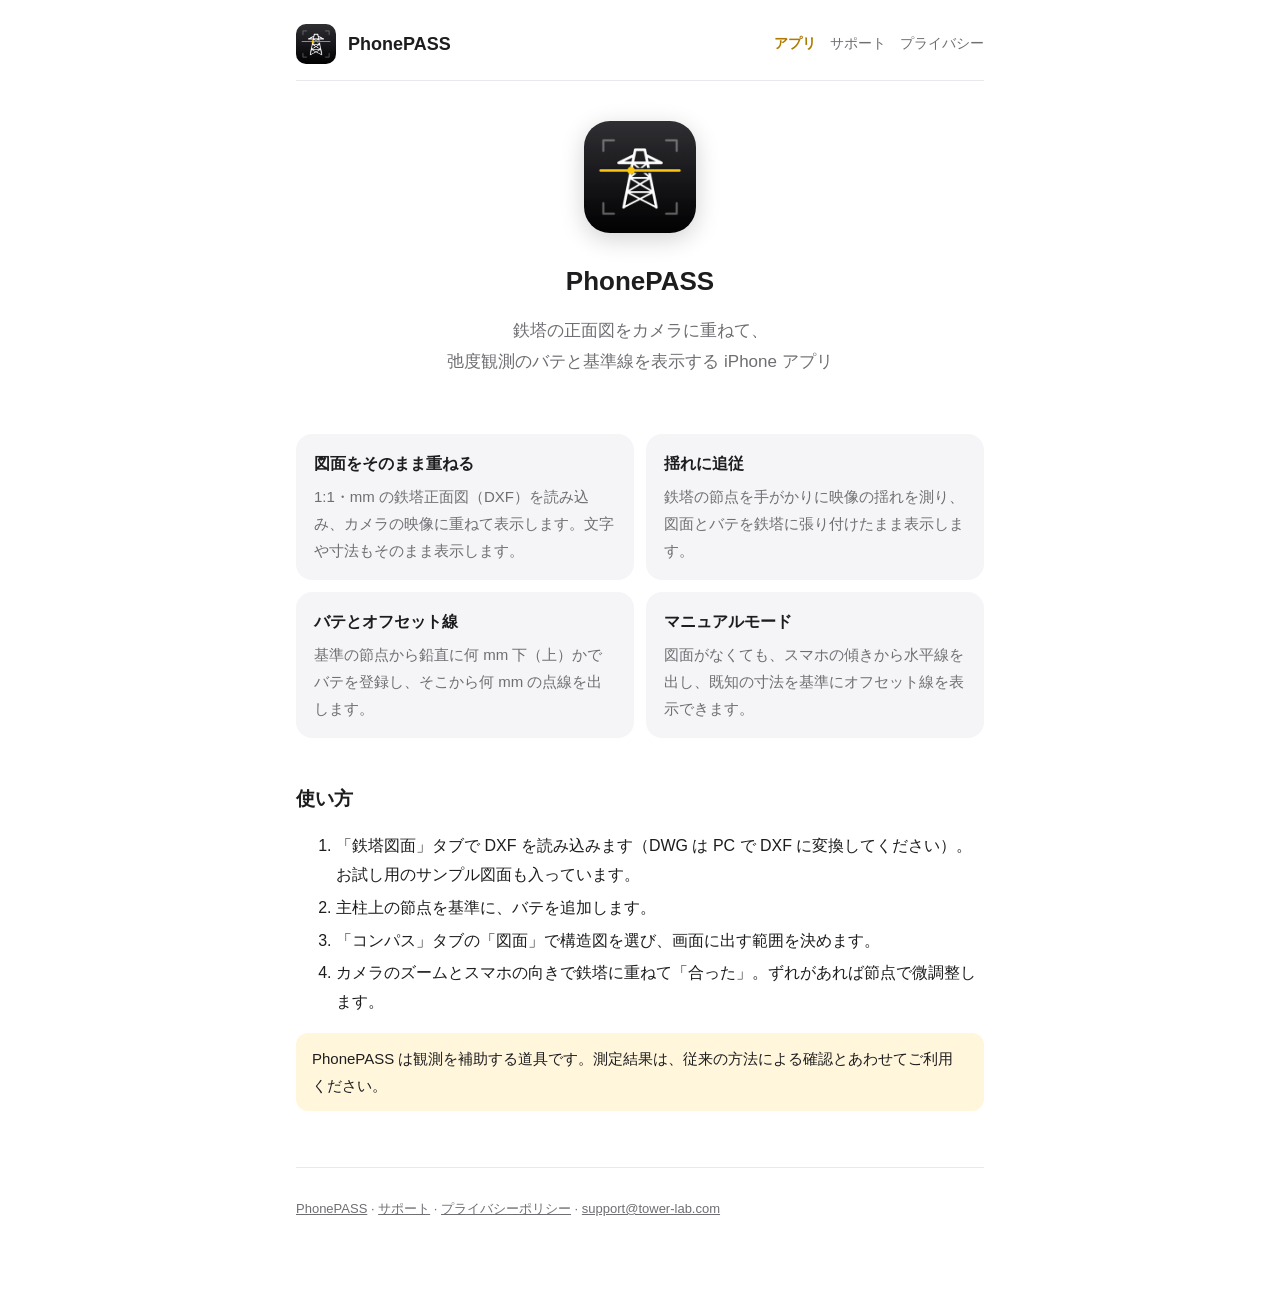
<file: index.html>
<!doctype html>
<html lang="ja">
<head>
<meta charset="utf-8">
<meta name="viewport" content="width=device-width, initial-scale=1">
<title>PhonePASS｜鉄塔図面をカメラに重ねる弛度観測アプリ</title>
<meta name="description" content="PhonePASS は、送電線の弛度観測のために、鉄塔の正面図（DXF）をカメラ映像に重ねて表示する iPhone アプリです。">
<link rel="icon" href="icon.png">
<link rel="stylesheet" href="style.css">
</head>
<body>
<div class="wrap">
  <header class="site">
    <img src="icon.png" alt="">
    <a class="name" href="index.html">PhonePASS</a>
    <nav>
      <a href="index.html" aria-current="page">アプリ</a>
      <a href="support.html">サポート</a>
      <a href="privacy.html">プライバシー</a>
    </nav>
  </header>
  <section class="hero">
    <img src="icon.png" alt="PhonePASS のアイコン">
    <h1>PhonePASS</h1>
    <p class="lead">鉄塔の正面図をカメラに重ねて、<br>弛度観測のバテと基準線を表示する iPhone アプリ</p>
  </section>

  <div class="cards">
    <div class="card"><h3>図面をそのまま重ねる</h3><p>1:1・mm の鉄塔正面図（DXF）を読み込み、カメラの映像に重ねて表示します。文字や寸法もそのまま表示します。</p></div>
    <div class="card"><h3>揺れに追従</h3><p>鉄塔の節点を手がかりに映像の揺れを測り、図面とバテを鉄塔に張り付けたまま表示します。</p></div>
    <div class="card"><h3>バテとオフセット線</h3><p>基準の節点から鉛直に何 mm 下（上）かでバテを登録し、そこから何 mm の点線を出します。</p></div>
    <div class="card"><h3>マニュアルモード</h3><p>図面がなくても、スマホの傾きから水平線を出し、既知の寸法を基準にオフセット線を表示できます。</p></div>
  </div>

  <h2>使い方</h2>
  <ol>
    <li>「鉄塔図面」タブで DXF を読み込みます（DWG は PC で DXF に変換してください）。お試し用のサンプル図面も入っています。</li>
    <li>主柱上の節点を基準に、バテを追加します。</li>
    <li>「コンパス」タブの「図面」で構造図を選び、画面に出す範囲を決めます。</li>
    <li>カメラのズームとスマホの向きで鉄塔に重ねて「合った」。ずれがあれば節点で微調整します。</li>
  </ol>
  <p class="note">PhonePASS は観測を補助する道具です。測定結果は、従来の方法による確認とあわせてご利用ください。</p>
  <footer>
    <p><a href="index.html">PhonePASS</a> · <a href="support.html">サポート</a> · <a href="privacy.html">プライバシーポリシー</a> · <a href="mailto:support@tower-lab.com">support@tower-lab.com</a></p>
  </footer>
</div>
</body>
</html>
</file>
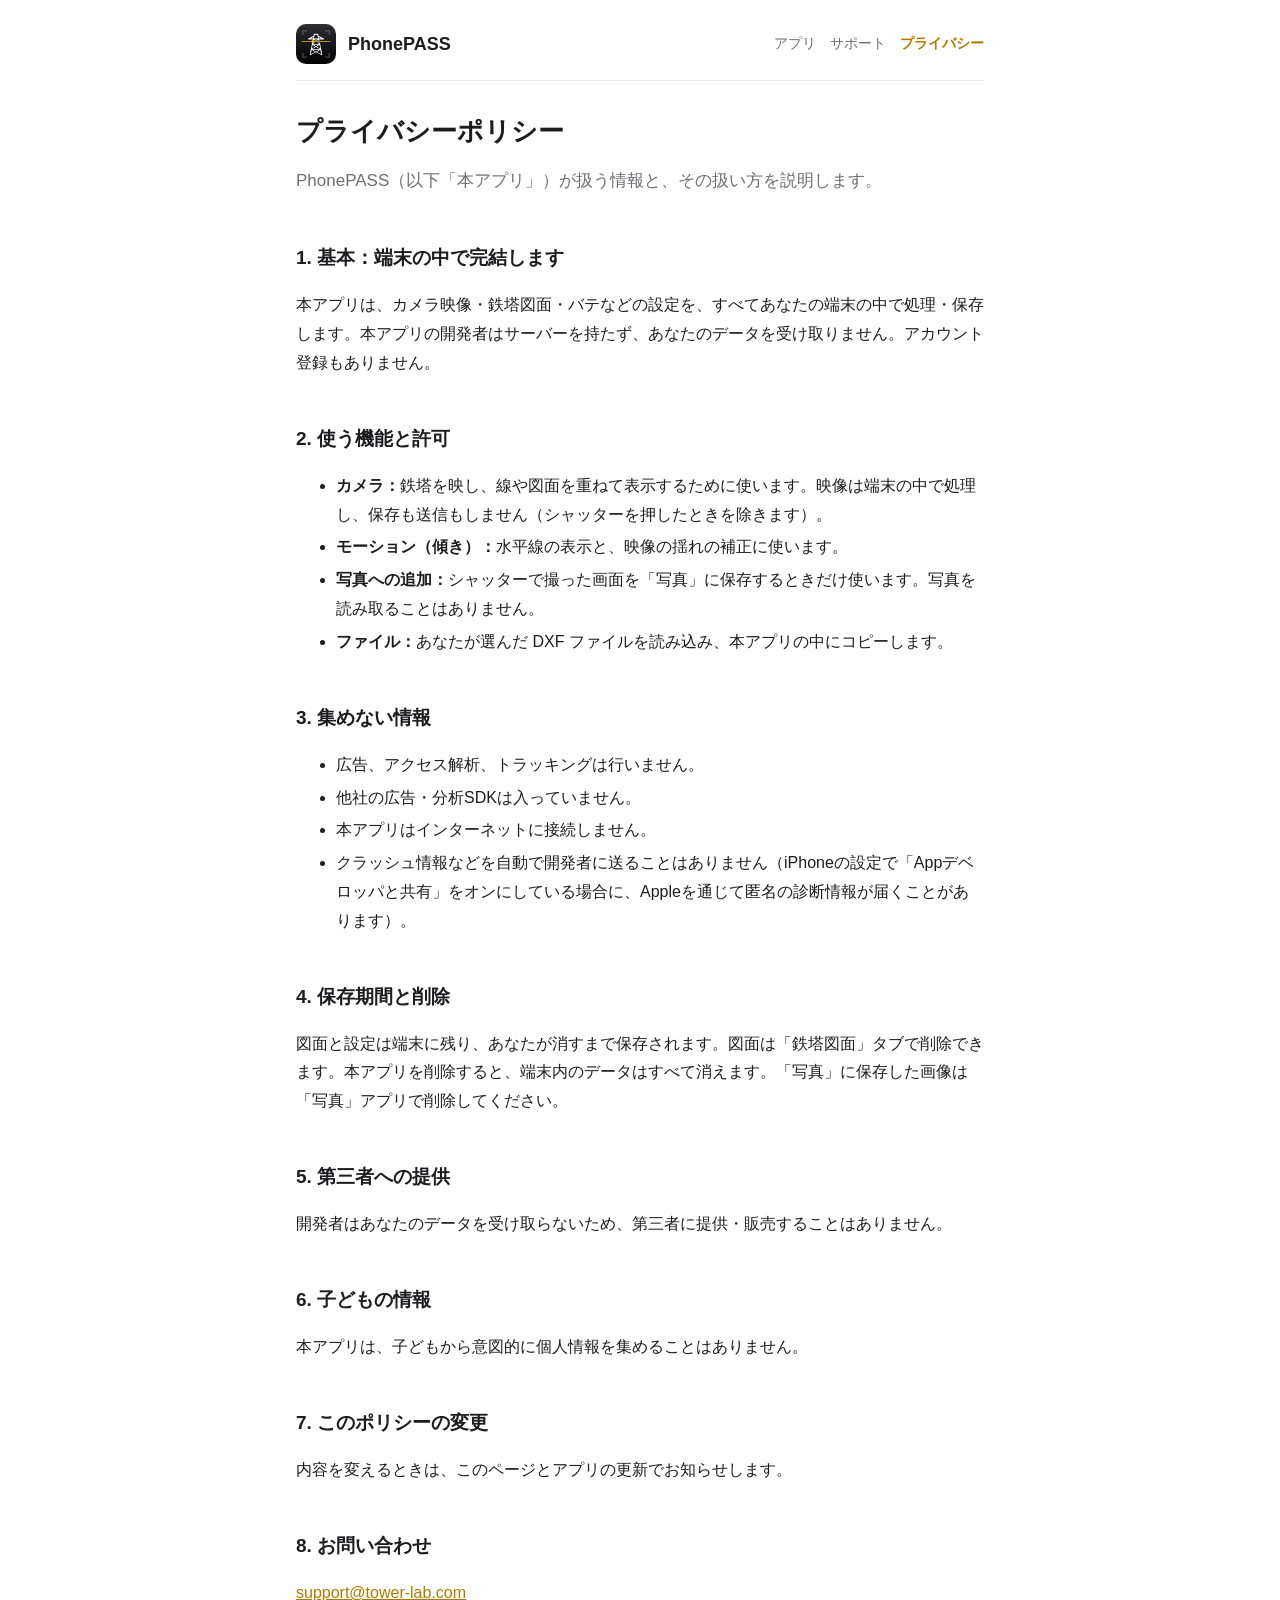
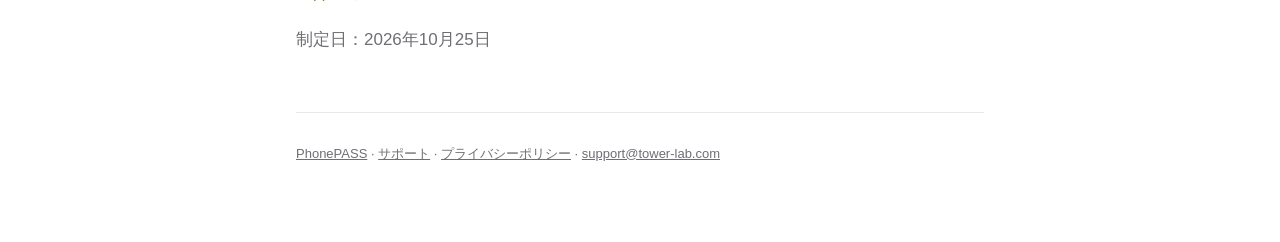
<file: privacy.html>
<!doctype html>
<html lang="ja">
<head>
<meta charset="utf-8">
<meta name="viewport" content="width=device-width, initial-scale=1">
<title>プライバシーポリシー | PhonePASS</title>
<meta name="description" content="PhonePASS のプライバシーポリシー。カメラ映像や図面は端末の中だけで使い、外部へ送信しません。">
<link rel="icon" href="icon.png">
<link rel="stylesheet" href="style.css">
</head>
<body>
<div class="wrap">
  <header class="site">
    <img src="icon.png" alt="">
    <a class="name" href="index.html">PhonePASS</a>
    <nav>
      <a href="index.html">アプリ</a>
      <a href="support.html">サポート</a>
      <a href="privacy.html" aria-current="page">プライバシー</a>
    </nav>
  </header>
  <h1>プライバシーポリシー</h1>
  <p class="lead">PhonePASS（以下「本アプリ」）が扱う情報と、その扱い方を説明します。</p>

  <h2>1. 基本：端末の中で完結します</h2>
  <p>本アプリは、カメラ映像・鉄塔図面・バテなどの設定を、すべてあなたの端末の中で処理・保存します。本アプリの開発者はサーバーを持たず、あなたのデータを受け取りません。アカウント登録もありません。</p>

  <h2>2. 使う機能と許可</h2>
  <ul>
    <li><strong>カメラ：</strong>鉄塔を映し、線や図面を重ねて表示するために使います。映像は端末の中で処理し、保存も送信もしません（シャッターを押したときを除きます）。</li>
    <li><strong>モーション（傾き）：</strong>水平線の表示と、映像の揺れの補正に使います。</li>
    <li><strong>写真への追加：</strong>シャッターで撮った画面を「写真」に保存するときだけ使います。写真を読み取ることはありません。</li>
    <li><strong>ファイル：</strong>あなたが選んだ DXF ファイルを読み込み、本アプリの中にコピーします。</li>
  </ul>

  <h2>3. 集めない情報</h2>
  <ul>
    <li>広告、アクセス解析、トラッキングは行いません。</li>
    <li>他社の広告・分析SDKは入っていません。</li>
    <li>本アプリはインターネットに接続しません。</li>
    <li>クラッシュ情報などを自動で開発者に送ることはありません（iPhoneの設定で「Appデベロッパと共有」をオンにしている場合に、Appleを通じて匿名の診断情報が届くことがあります）。</li>
  </ul>

  <h2>4. 保存期間と削除</h2>
  <p>図面と設定は端末に残り、あなたが消すまで保存されます。図面は「鉄塔図面」タブで削除できます。本アプリを削除すると、端末内のデータはすべて消えます。「写真」に保存した画像は「写真」アプリで削除してください。</p>

  <h2>5. 第三者への提供</h2>
  <p>開発者はあなたのデータを受け取らないため、第三者に提供・販売することはありません。</p>

  <h2>6. 子どもの情報</h2>
  <p>本アプリは、子どもから意図的に個人情報を集めることはありません。</p>

  <h2>7. このポリシーの変更</h2>
  <p>内容を変えるときは、このページとアプリの更新でお知らせします。</p>

  <h2>8. お問い合わせ</h2>
  <p><a href="mailto:support@tower-lab.com">support@tower-lab.com</a></p>

  <p class="lead">制定日：2026年10月25日</p>
  <footer>
    <p><a href="index.html">PhonePASS</a> · <a href="support.html">サポート</a> · <a href="privacy.html">プライバシーポリシー</a> · <a href="mailto:support@tower-lab.com">support@tower-lab.com</a></p>
  </footer>
</div>
</body>
</html>
</file>
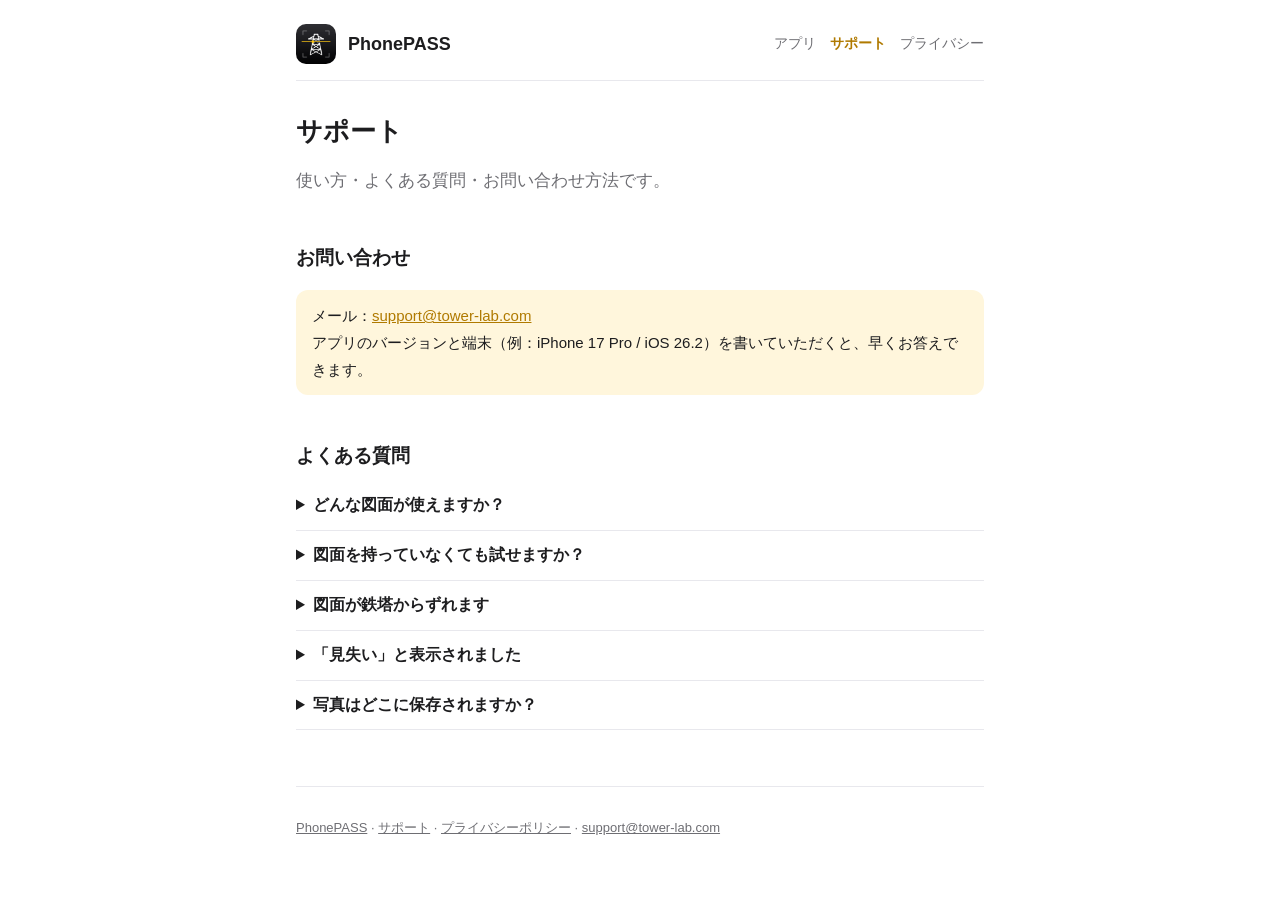
<file: support.html>
<!doctype html>
<html lang="ja">
<head>
<meta charset="utf-8">
<meta name="viewport" content="width=device-width, initial-scale=1">
<title>サポート | PhonePASS</title>
<meta name="description" content="PhonePASS の使い方、よくある質問、お問い合わせ方法。">
<link rel="icon" href="icon.png">
<link rel="stylesheet" href="style.css">
</head>
<body>
<div class="wrap">
  <header class="site">
    <img src="icon.png" alt="">
    <a class="name" href="index.html">PhonePASS</a>
    <nav>
      <a href="index.html">アプリ</a>
      <a href="support.html" aria-current="page">サポート</a>
      <a href="privacy.html">プライバシー</a>
    </nav>
  </header>
  <h1>サポート</h1>
  <p class="lead">使い方・よくある質問・お問い合わせ方法です。</p>

  <h2>お問い合わせ</h2>
  <p class="note">メール：<a href="mailto:support@tower-lab.com">support@tower-lab.com</a><br>
  アプリのバージョンと端末（例：iPhone 17 Pro / iOS 26.2）を書いていただくと、早くお答えできます。</p>

  <h2>よくある質問</h2>
  <details><summary>どんな図面が使えますか？</summary>
  <p>鉄塔の正面図を、1:1・mm の ASCII 形式の DXF で保存したものです。線・文字・寸法・円を読み込みます。DWG は PC の CAD ソフトで DXF に書き出してください。</p></details>
  <details><summary>図面を持っていなくても試せますか？</summary>
  <p>はい。「コンパス」タブの「サンプルで試す」か、「鉄塔図面」タブの「＋」からサンプル鉄塔を追加できます。</p></details>
  <details><summary>図面が鉄塔からずれます</summary>
  <p>「合った」のあと、ずれている節点で微調整してください。手前の面の、バテに近い節点で 3 点以上合わせると正確になります。4 点目からは各点のずれ（残差）が表示されます。</p></details>
  <details><summary>「見失い」と表示されました</summary>
  <p>合わせたときの向きに戻すと自動で復帰します。戻らないときは、上の図面名をタップして「構造図合わせからやり直す」を選んでください。</p></details>
  <details><summary>写真はどこに保存されますか？</summary>
  <p>シャッターで撮った画面は、線を重ねたまま「写真」アプリに保存されます。</p></details>
  <footer>
    <p><a href="index.html">PhonePASS</a> · <a href="support.html">サポート</a> · <a href="privacy.html">プライバシーポリシー</a> · <a href="mailto:support@tower-lab.com">support@tower-lab.com</a></p>
  </footer>
</div>
</body>
</html>
</file>
<file: style.css>
:root {
  --bg: #ffffff;
  --ink: #1d1d1f;
  --muted: #6e6e73;
  --line: #e8e8ed;
  --surface: #f5f5f7;
  --accent: #b07a00;
  --soft: #fff6dc;
}
@media (prefers-color-scheme: dark) {
  :root {
    --bg: #111112;
    --ink: #f2f2f4;
    --muted: #a1a1a6;
    --line: #2a2a2d;
    --surface: #1c1c1e;
    --accent: #ffc81a;
    --soft: #2b2510;
  }
}
* { box-sizing: border-box; }
html { -webkit-text-size-adjust: 100%; }
body {
  margin: 0;
  background: var(--bg);
  color: var(--ink);
  font-family: -apple-system, BlinkMacSystemFont, "Hiragino Sans", "Hiragino Kaku Gothic ProN", "Noto Sans JP", "Yu Gothic", sans-serif;
  font-size: 16px;
  line-height: 1.8;
}
.wrap { max-width: 720px; margin: 0 auto; padding: 24px 16px 64px; }
header.site { display: flex; align-items: center; gap: 12px; padding-bottom: 16px; border-bottom: 1px solid var(--line); }
header.site img { width: 40px; height: 40px; border-radius: 10px; }
header.site a.name { font-weight: 700; color: var(--ink); text-decoration: none; font-size: 18px; }
nav { margin-left: auto; display: flex; gap: 14px; font-size: 14px; flex-wrap: wrap; }
nav a { color: var(--muted); text-decoration: none; }
nav a[aria-current="page"] { color: var(--accent); font-weight: 600; }
h1 { font-size: 26px; line-height: 1.4; margin: 32px 0 8px; }
h2 { font-size: 19px; margin: 36px 0 8px; padding-top: 8px; }
h3 { font-size: 16px; margin: 24px 0 4px; }
p, li { overflow-wrap: anywhere; }
a { color: var(--accent); }
.lead { color: var(--muted); font-size: 17px; }
.hero { text-align: center; padding: 40px 0 16px; }
.hero img { width: 112px; height: 112px; border-radius: 26px; box-shadow: 0 6px 24px rgba(0,0,0,.18); }
.hero h1 { margin-top: 20px; }
.cards { display: grid; grid-template-columns: 1fr; gap: 12px; margin: 24px 0; }
@media (min-width: 600px) { .cards { grid-template-columns: 1fr 1fr; } }
.card { background: var(--surface); border-radius: 16px; padding: 16px 18px; }
.card h3 { margin-top: 0; }
.card p { margin: 0; color: var(--muted); font-size: 15px; }
.note { background: var(--soft); border-radius: 12px; padding: 12px 16px; font-size: 15px; }
ol li, ul li { margin: 4px 0; }
details { border-bottom: 1px solid var(--line); padding: 10px 0; }
summary { cursor: pointer; font-weight: 600; }
footer { margin-top: 56px; padding-top: 16px; border-top: 1px solid var(--line); color: var(--muted); font-size: 13px; }
footer a { color: var(--muted); }
</file>
